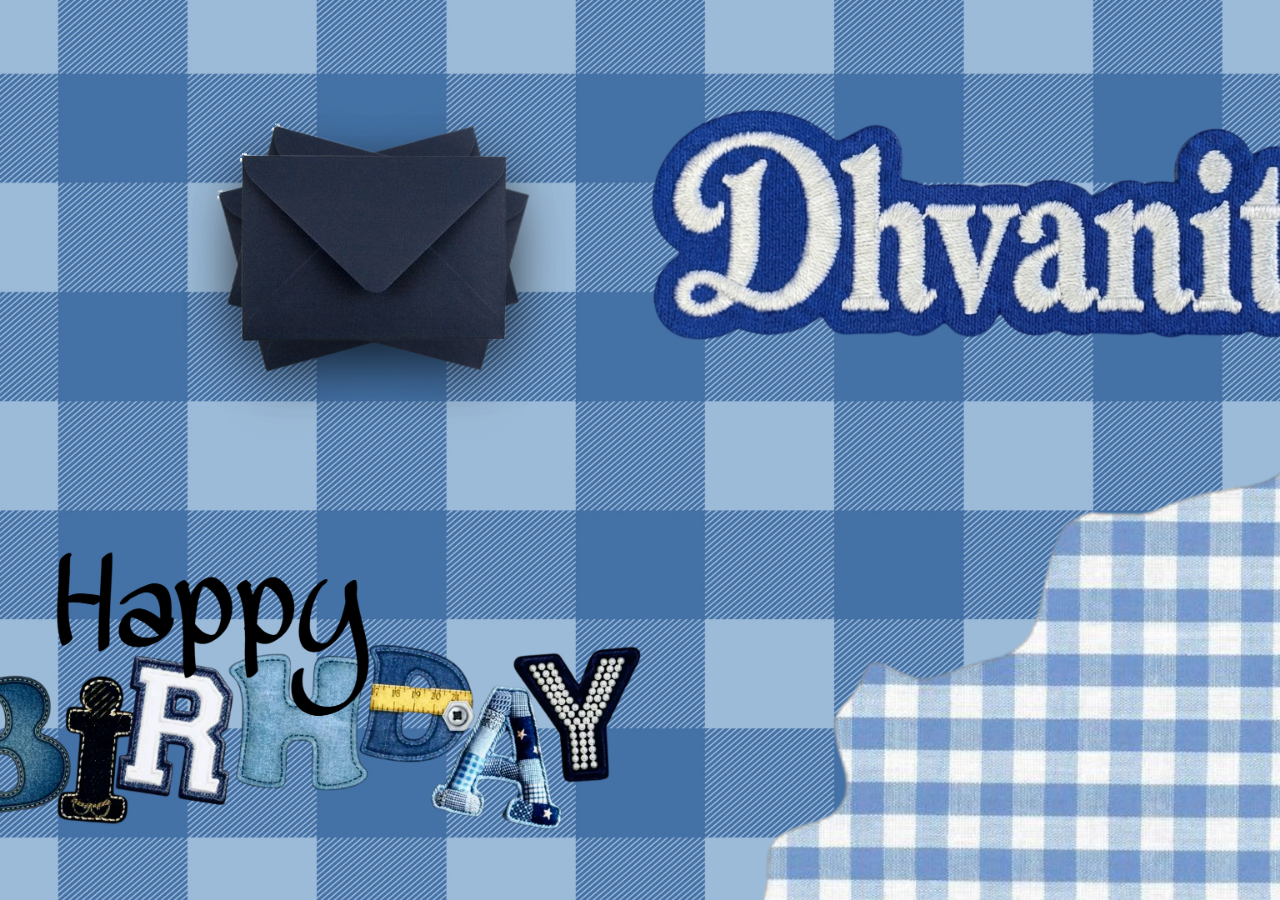
<file: index.html>
<!DOCTYPE html>
<html lang="en">
<head>
  <meta charset="UTF-8" />
  <meta name="viewport" content="width=device-width, initial-scale=1.0">

  <title>Dhvanit</title>

  <link href="https://fonts.googleapis.com/css2?family=Baloo+2:wght@500;600&display=swap" rel="stylesheet">
  <link rel="stylesheet" href="./css/main.css">
  <link rel="stylesheet" href="./css/index.css">
</head>
<body>

  <div class="letters-stack">
    <img src="./assets/envelope.png" class="letter l1" />
    <img src="./assets/envelope.png" class="letter l2" />
    <img src="./assets/envelope.png" class="letter l3" />
    <img src="./assets/envelope.png" class="letter l4" />
  </div>

  <div id="page-transition"></div>

  <script src="./js/index.js"></script>
<script src='./js/security.js'></script>
</body>
</html>
</file>
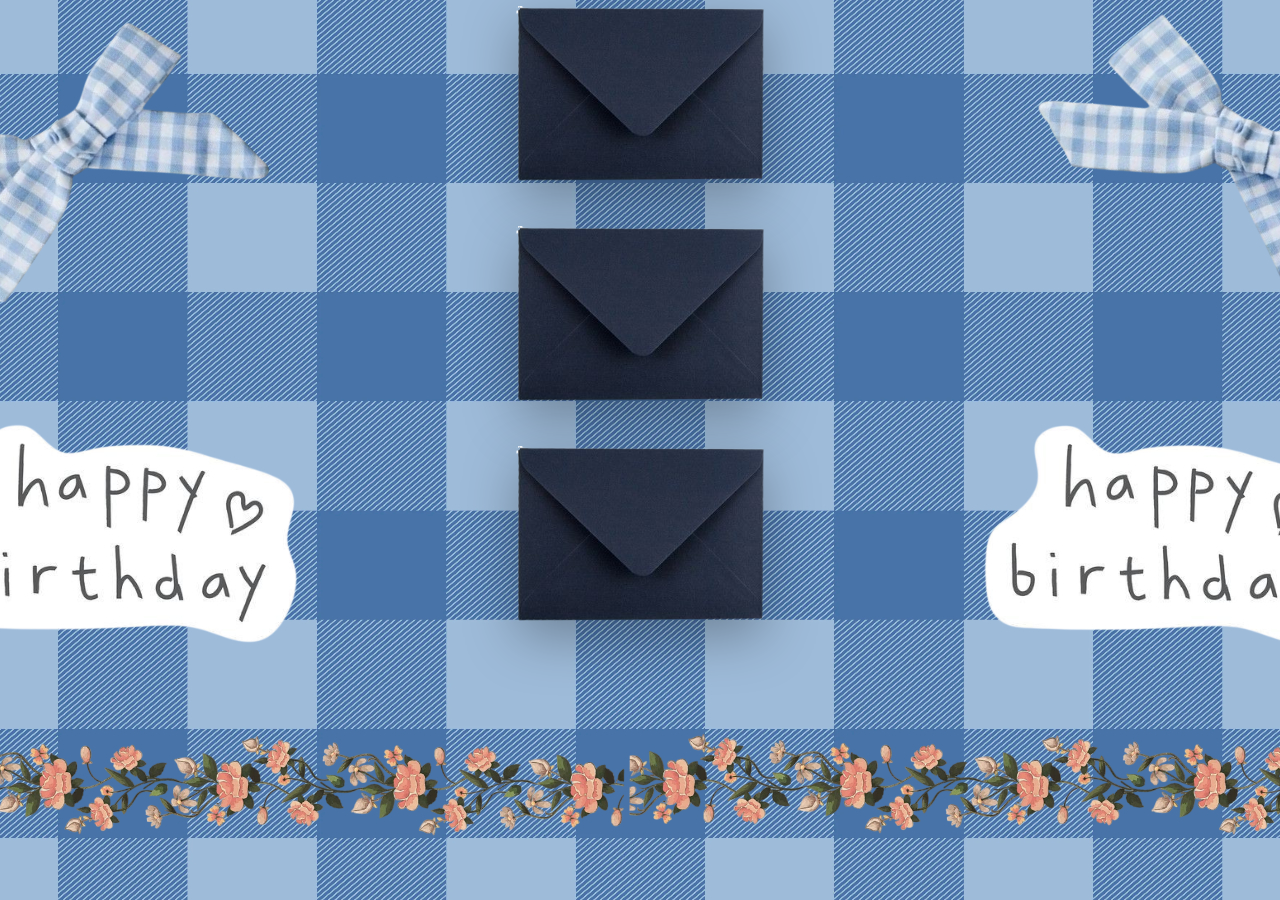
<file: hub.html>
<!DOCTYPE html>
<html lang="en">
<head>
  <meta charset="UTF-8" />
  <meta name="viewport" content="width=device-width, initial-scale=1.0">
  
  <title>Friend</title>

  <link rel="stylesheet" href="./css/main.css">
  <link rel="stylesheet" href="./css/hub.css">
</head>
<body>

  <div class="hub">

    <div class="quadrant" data-id="1" >
      <img src="./assets/envelope.png" class="envelope">
    </div>

    <div class="quadrant" data-id="2">
      <img src="./assets/envelope.png" class="envelope">
    </div>

    <div class="quadrant" data-id="3">
      <img src="./assets/envelope.png" class="envelope">
    </div>

  </div>

  <div class="final hidden">
    <a href="./final.html">Open Final Page</a>
  </div>

  <div id="page-transition"></div>

  <script src="./js/hub.js"></script>
<script src='./js/security.js'></script>
</body>
</html>
</file>
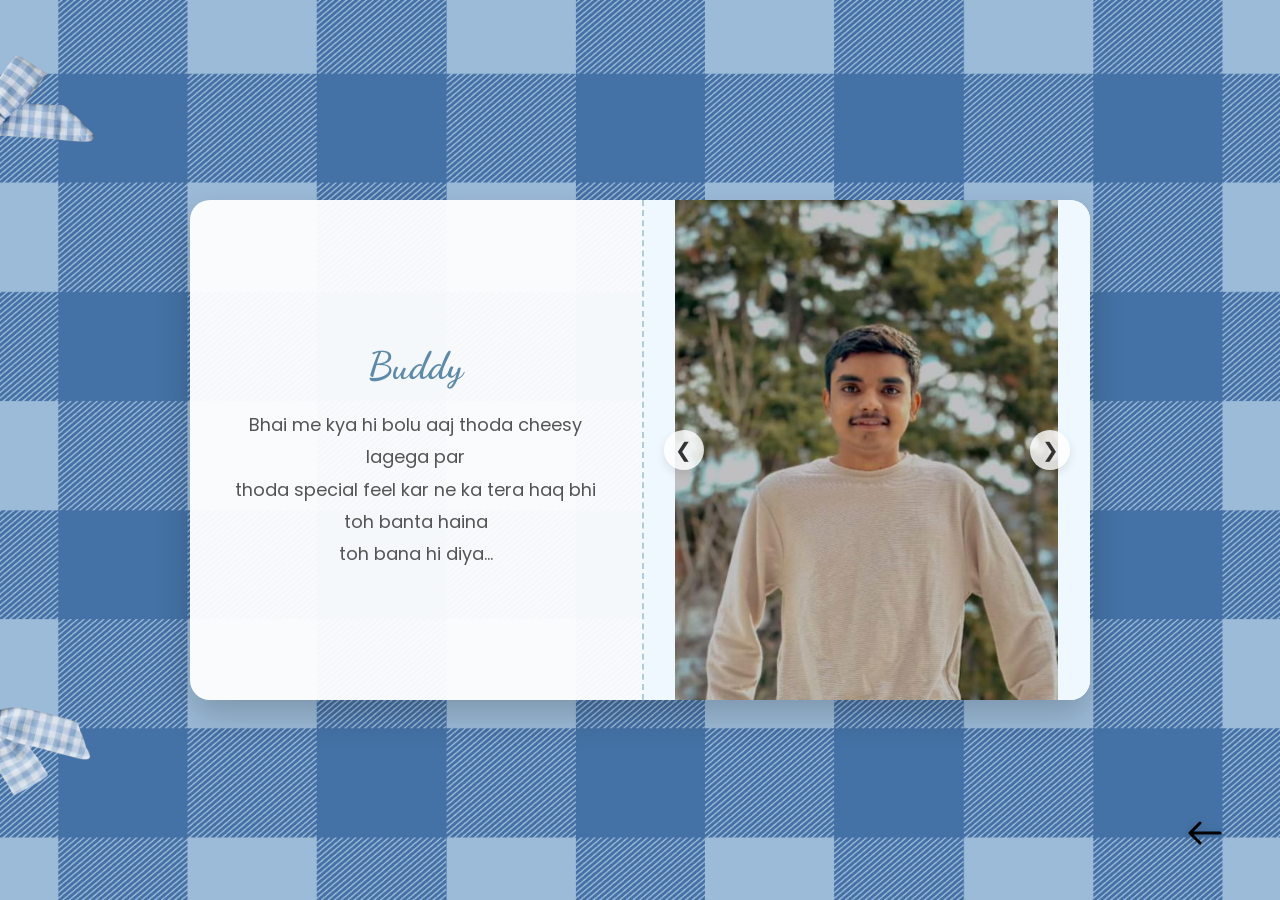
<file: letters/letter1.html>
<!DOCTYPE html>
<html lang="en">

<head>
  <meta charset="UTF-8" />
  <meta name="viewport" content="width=device-width, initial-scale=1.0">
  <title>???</title>

  <link href="https://fonts.googleapis.com/css2?family=Dancing+Script:wght@600&family=Poppins:wght@400;500&display=swap"
    rel="stylesheet">
  <link rel="stylesheet" href="../css/main.css">

  <style>
    body {
      margin: 0;
      min-height: 100vh;
      background: url('../assets/bg-letter1.jpg') center / cover no-repeat;
      display: flex;
      justify-content: center;
      align-items: center;
      font-family: 'Poppins', sans-serif;
      overflow: hidden;
    }

    .slider-container {
      width: min(90vw, 900px);
      height: min(70vh, 500px);
      background: rgba(255, 255, 255, 0.95);
      border-radius: 20px;
      box-shadow: 0 15px 35px rgba(0, 0, 0, 0.2);
      display: flex;
      overflow: hidden;
      position: relative;
      animation: popIn 0.8s cubic-bezier(0.175, 0.885, 0.32, 1.275);
    }

    .text-section {
      flex: 1;
      padding: 40px;
      display: flex;
      flex-direction: column;
      justify-content: center;
      align-items: center;
      text-align: center;
      border-right: 2px dashed #aecce0;
    }

    .poem-title {
      font-family: 'Dancing Script', cursive;
      font-size: clamp(26px, 3vw, 38px);
      color: #5d8aa8;
      margin-bottom: 20px;
    }

    .poem-content {
      font-size: clamp(15px, 1.4vw, 20px);
      line-height: 1.8;
      color: #555;
      min-height: 150px;
    }

    .image-section {
      flex: 1.2;
      position: relative;
      background: #f0f8ff;
      display: flex;
      justify-content: center;
      align-items: center;
      overflow: hidden;
    }

    .slide-image {
      width: 100%;
      height: 100%;
      object-fit: contain;
      position: absolute;
      top: 0;
      left: 0;
      opacity: 0;
      transition: opacity 0.5s ease-in-out;
    }

    .slide-image.active {
      opacity: 1;
      z-index: 1;
    }

    .nav-btn {
      position: absolute;
      top: 50%;
      transform: translateY(-50%);
      background: rgba(255, 255, 255, 0.8);
      border: none;
      width: 40px;
      height: 40px;
      border-radius: 50%;
      cursor: pointer;
      z-index: 10;
      font-size: 20px;
      color: #333;
      box-shadow: 0 4px 10px rgba(0, 0, 0, 0.1);
      transition: all 0.3s ease;
      display: flex;
      align-items: center;
      justify-content: center;
    }

    .nav-btn:hover {
      background: #fff;
      transform: translateY(-50%) scale(1.1);
    }

    .prev-btn {
      left: 20px;
    }

    .next-btn {
      right: 20px;
    }

    .bow-decoration {
      position: absolute;
      width: 60px;
      opacity: 0.8;
    }

    .bow-tl {
      top: -10px;
      left: -10px;
      transform: rotate(-15deg);
    }

    .bow-bl {
      bottom: -10px;
      left: -10px;
      transform: rotate(15deg);
    }

    .back-arrow {
      position: fixed;
      bottom: 40px;
      right: 50px;
      width: 60px;
      cursor: pointer;
      transition: transform 0.3s ease;
      filter: drop-shadow(0 2px 4px rgba(0, 0, 0, 0.2));
    }

    .back-arrow:hover {
      transform: translateX(5px) scale(1.1);
    }

    @keyframes popIn {
      from {
        opacity: 0;
        transform: scale(0.9);
      }

      to {
        opacity: 1;
        transform: scale(1);
      }
    }

    .text-slide {
      display: none;
      animation: fadeIn 0.5s ease;
    }

    .text-slide.active {
      display: block;
    }

    @keyframes fadeIn {
      from {
        opacity: 0;
        transform: translateY(10px);
      }

      to {
        opacity: 1;
        transform: translateY(0);
      }
    }

    @media (max-width: 768px) {
      body {
        height: 100dvh;
        align-items: flex-start;
        overflow-y: auto;
        padding: 20px 0;
      }

      .slider-container {
        flex-direction: column-reverse;
        width: 90%;
        height: auto;
        min-height: 80vh;
        margin: auto;
      }

      .image-section {
        flex: 1;
        min-height: 300px;
        width: 100%;
        border-bottom: 2px dashed #aecce0;
      }

      .text-section {
        flex: 0.8;
        width: 100%;
        padding: 20px;
        border-right: none;
        border-top: none;
      }

      .poem-title {
        font-size: 24px;
        margin-bottom: 10px;
      }

      .poem-content {
        font-size: 14px;
        line-height: 1.6;
        min-height: auto;
      }

      .nav-btn {
        width: 36px;
        height: 36px;
        font-size: 16px;
      }

      .prev-btn {
        left: 10px;
      }

      .next-btn {
        right: 10px;
      }

      .back-arrow {
        bottom: 15px;
        right: 20px;
        width: 45px;
        background: rgba(255, 255, 255, 0.5);
        border-radius: 50%;
        padding: 5px;
      }
    }
  </style>
</head>

<body>

  <div class="slider-container">

    <div class="text-section">

      <div class="text-slide active" data-index="0">
        <h2 class="poem-title">Buddy</h2>
        <p class="poem-content">
            Bhai me kya hi bolu aaj thoda cheesy lagega par<br>
            thoda special feel kar ne ka tera haq bhi toh banta haina<br>
            toh bana hi diya...
        </p>
      </div>

      <div class="text-slide" data-index="1">
        <h2 class="poem-title">Bhai, Yaadein aur Tu</h2>
        <p class="poem-content">
          Yaar su likhu,<br>
          kai nai chal poem vanch...<br>
          <br>
          Koi tasveer nahi hai saath hamari<br>
          jise dikhake bata du logo ko ki<br>
          haan, yeh hai mera Pakka dost...<br>
                                      1/5<br>   
        </p>
      </div>

      <div class="text-slide" data-index="2">
        <h2 class="poem-title">Bhai, Yaadein aur Tu</h2>
        <p class="poem-content">
          Par shayad zarurat bhi nahi hai,<br>
          kyunki jo asli hote hain,<br>
          wo gallery mein nahi,<br>
          yaadon mein rehte hain.<br>
          2/5<br>
        </p>
      </div>

      <div class="text-slide" data-index="3">
        <h2 class="poem-title">Bhai, Yaadein aur Tu</h2>
        <p class="poem-content">
          Yun to smritiya mitati rehti hain raatein,<br>
          un lamhon ko dheere dheere chura leti hain...<br>
          par bata, main unhe wapas kaise pukaaru?<br>
          3/5<br>
        </p>
      </div>

      <div class="text-slide" data-index="4">
        <h2 class="poem-title">Bhai, Yaadein aur Tu</h2>
        <p class="poem-content">
          Tere saath har ek joke,<br>
          har ek fight yaad hai mujhe...<br>
          Aur shayad wapas na mile wo sab,<br>
          par ek cheez aaj bhi wahi hai<br>
          tu.<br>
          4/5<br>
        </p>
      </div>

      <div class="text-slide" data-index="4">
        <h2 class="poem-title">Bhai, Yaadein aur Tu</h2>
        <p class="poem-content">
            Happy Birthday, bhai.<br>
            Tasveerein na sahi,<br>
            par kahaniyaan bohot hain humare paas.<br>
          5/5<br>
        </p>
      </div>

    </div>

    <div class="image-section">
      <button class="nav-btn prev-btn">&#10094;</button>
      <button class="nav-btn next-btn">&#10095;</button>

      <img
        src="../assets/D(1).jpeg"
        class="slide-image active" data-index="0" alt="Memory 1">

      <img
        src="../assets/d7.jpeg"
        class="slide-image" data-index="1" alt="Memory 2">

      <img
        src="../assets/d6.jpeg"
        class="slide-image" data-index="2" alt="Memory 3">

      <img
        src="../assets/WhatsApp Image 2026-04-15 at 5.38.52 PM.jpeg"
        class="slide-image" data-index="3" alt="Memory 4">

      <img
        src="../assets/d2.jpeg"
        class="slide-image" data-index="4" alt="Memory 5">

      <img
        src="../assets/d8.jpeg"
        class="slide-image" data-index="5" alt="Memory 6">

    </div>

  </div>

  <div class="back-arrow" onclick="goBack()">
    <svg width="60" height="40" viewBox="0 0 60 40" fill="none" stroke="black" stroke-width="3" stroke-linecap="round"
      stroke-linejoin="round">
      <path d="M20 20 H50 M20 20 L30 10 M20 20 L30 30" />
    </svg>
  </div>

  <script>
    const letterId = "1";
    let opened = JSON.parse(localStorage.getItem('openedLetters')) || [];
    if (!opened.includes(letterId)) {
      opened.push(letterId);
      localStorage.setItem('openedLetters', JSON.stringify(opened));
    }

    const texts = document.querySelectorAll('.text-slide');
    const images = document.querySelectorAll('.slide-image');
    const prevBtn = document.querySelector('.prev-btn');
    const nextBtn = document.querySelector('.next-btn');

    let currentIndex = 0;
    const maxIndex = texts.length - 1;

    function updateSlide(index) {
      texts.forEach(t => t.classList.remove('active'));
      images.forEach(i => i.classList.remove('active'));

      texts[index].classList.add('active');
      images[index].classList.add('active');
    }

    nextBtn.addEventListener('click', () => {
      currentIndex = (currentIndex === maxIndex) ? 0 : currentIndex + 1;
      updateSlide(currentIndex);
    });

    prevBtn.addEventListener('click', () => {
      currentIndex = (currentIndex === 0) ? maxIndex : currentIndex - 1;
      updateSlide(currentIndex);
    });

    function goBack() {
      window.location.href = '../hub.html';
    }
  </script>
<script src='../js/security.js'></script>
</body>

</html>
</file>
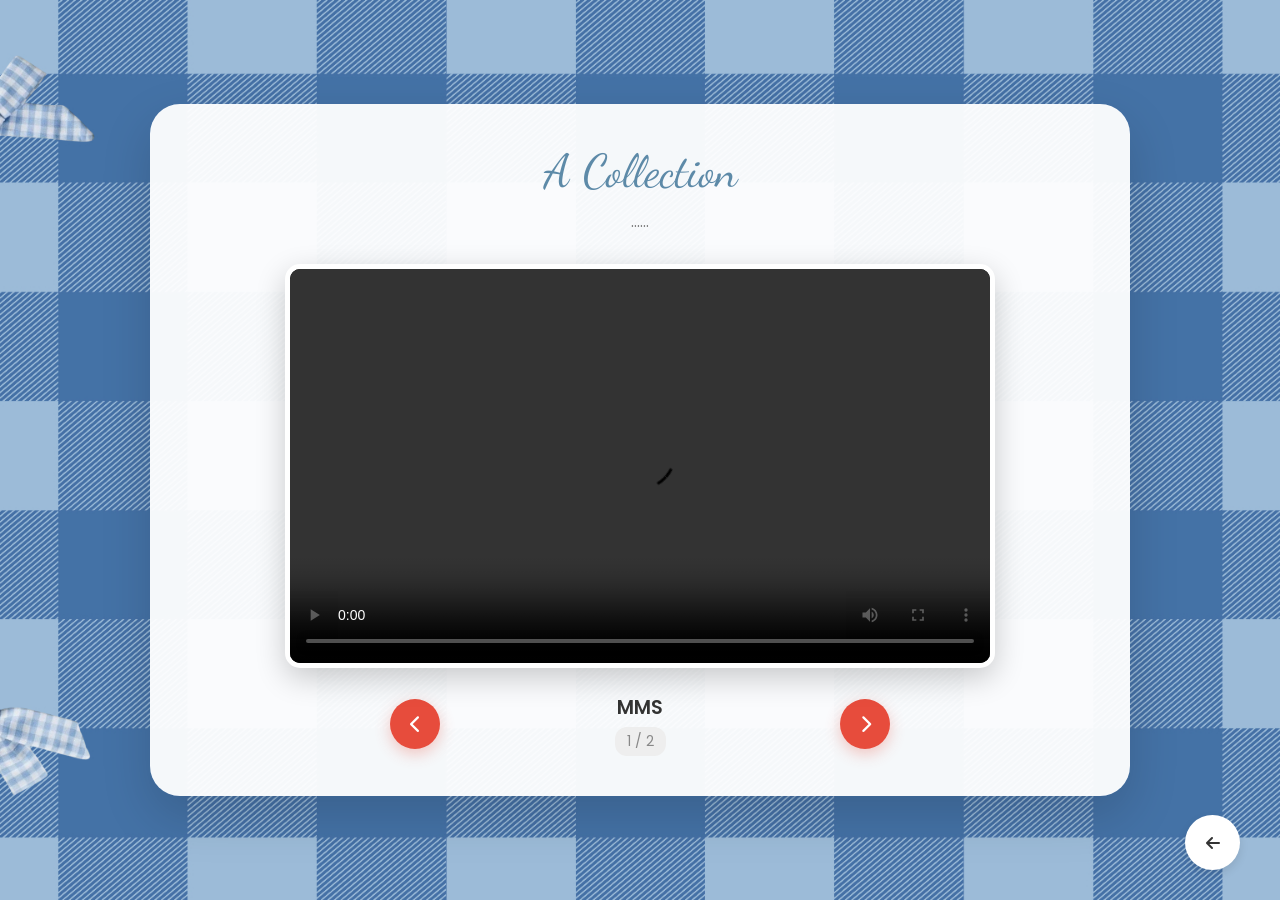
<file: letters/letter2.html>
<!DOCTYPE html>
<html lang="en">

<head>
  <meta charset="UTF-8" />
  <meta name="viewport" content="width=device-width, initial-scale=1.0">
  <title>ds</title>

  <link href="https://fonts.googleapis.com/css2?family=Dancing+Script:wght@700&family=Poppins:wght@400;600&display=swap"
    rel="stylesheet">
  <link rel="stylesheet" href="https://cdnjs.cloudflare.com/ajax/libs/font-awesome/6.0.0/css/all.min.css">

  <style>
    body {
      margin: 0;
      min-height: 100vh;
      background: url('../assets/bg-letter1.jpg') center / cover no-repeat fixed;
      font-family: 'Poppins', sans-serif;
      display: flex;
      justify-content: center;
      align-items: center;
      color: #333;
    }

    .slider-card {
      background: rgba(255, 255, 255, 0.95);
      width: 90%;
      max-width: 900px;
      padding: 40px;
      border-radius: 30px;
      box-shadow: 0 20px 50px rgba(0, 0, 0, 0.15);
      display: flex;
      flex-direction: column;
      align-items: center;
      text-align: center;
      position: relative;
      margin: 20px;
      animation: popIn 0.8s cubic-bezier(0.175, 0.885, 0.32, 1.275);
    }

    .header-title {
      font-family: 'Dancing Script', cursive;
      font-size: clamp(30px, 4vw, 46px);
      color: #5d8aa8;
      margin: 0 0 10px;
    }

    .header-subtitle {
      font-size: 16px;
      color: #777;
      margin-bottom: 30px;
    }

    .video-wrapper {
      width: 100%;
      max-width: 700px;
      aspect-ratio: 16/9;
      background: #000;
      border-radius: 15px;
      overflow: hidden;
      box-shadow: 0 10px 30px rgba(0, 0, 0, 0.2);
      border: 5px solid #fff;
      position: relative;
    }

    video {
      width: 100%;
      height: 100%;
      object-fit: contain;
    }

    .controls-container {
      display: flex;
      align-items: center;
      justify-content: space-between;
      width: 100%;
      max-width: 500px;
      margin-top: 25px;
    }

    .nav-btn {
      width: 50px;
      height: 50px;
      border-radius: 50%;
      border: none;
      background: #e74c3c;
      color: #fff;
      font-size: 18px;
      cursor: pointer;
      box-shadow: 0 5px 15px rgba(231, 76, 60, 0.3);
      transition: transform 0.2s ease, background 0.2s ease;
      display: flex;
      justify-content: center;
      align-items: center;
    }

    .nav-btn:hover {
      background: #c0392b;
      transform: translateY(-3px);
    }

    .video-info {
      text-align: center;
    }

    .video-title {
      font-size: clamp(16px, 1.5vw, 20px);
      font-weight: 600;
      color: #333;
      margin-bottom: 5px;
    }

    .video-counter {
      font-size: 14px;
      color: #888;
      background: #eee;
      padding: 4px 12px;
      border-radius: 12px;
      display: inline-block;
    }

    .back-arrow {
      position: fixed;
      bottom: 30px;
      right: 40px;
      width: 55px;
      height: 55px;
      background: #fff;
      border-radius: 50%;
      box-shadow: 0 4px 10px rgba(0, 0, 0, 0.1);
      display: flex;
      justify-content: center;
      align-items: center;
      cursor: pointer;
      color: #333;
      transition: all 0.3s ease;
      z-index: 100;
    }

    .back-arrow:hover {
      transform: scale(1.1);
      color: #5d8aa8;
    }

    @keyframes popIn {
      from {
        opacity: 0;
        transform: scale(0.9);
      }

      to {
        opacity: 1;
        transform: scale(1);
      }
    }

    @media (max-width: 768px) {
      body {
        height: 100dvh;
        overflow-y: auto;
        align-items: flex-start;
        padding-top: 20px;
      }

      .slider-card {
        padding: 25px 15px;
        width: 85%;
        margin-bottom: 80px;
      }

      .header-title {
        font-size: 32px;
      }

      .header-subtitle {
        font-size: 14px;
        margin-bottom: 20px;
      }

      .video-wrapper {
        border-width: 3px;
      }

      .controls-container {
        gap: 15px;
      }

      .nav-btn {
        width: 40px;
        height: 40px;
        font-size: 16px;
      }

      .video-title {
        font-size: 16px;
      }

      .back-arrow {
        bottom: 20px;
        right: 20px;
        width: 45px;
        height: 45px;
      }
    }
  </style>
</head>

<body>

  <div class="slider-card">

    <div class="header-title">A Collection</div>
    <div class="header-subtitle">......</div>

    <div class="video-wrapper">
      <video id="mainVideo" controls preload="metadata">
        <source src="" type="video/mp4">
        Your browser does not support the video tag.
      </video>
    </div>

    <div class="controls-container">
      <button class="nav-btn" onclick="prevVideo()"><i class="fas fa-chevron-left"></i></button>

      <div class="video-info">
        <div class="video-title" id="videoTitle">Loading...</div>
        <div class="video-counter" id="videoCounter">1 / 1</div>
      </div>

      <button class="nav-btn" onclick="nextVideo()"><i class="fas fa-chevron-right"></i></button>
    </div>

  </div>

  <div class="back-arrow" onclick="goBack()">
    <i class="fas fa-arrow-left"></i>
  </div>

  <script>
    const letterId = "2";
    let opened = JSON.parse(localStorage.getItem('openedLetters')) || [];
    if (!opened.includes(letterId)) {
      opened.push(letterId);
      localStorage.setItem('openedLetters', JSON.stringify(opened));
    }

    const videos = [
      {
        src: "../assets/M.mp4",
        title: "MMS"
      },
      {
        src: "../assets/N.mp4",
        title: "Nud*s"
      }
    ];

    let currentIndex = 0;
    const videoEl = document.getElementById('mainVideo');
    const titleEl = document.getElementById('videoTitle');
    const counterEl = document.getElementById('videoCounter');

    function loadVideo(index) {
      const data = videos[index];
      videoEl.src = data.src;

      if (data.poster) {
        videoEl.poster = data.poster;
      } else {
        videoEl.removeAttribute("poster");
      }
      titleEl.textContent = data.title;
      counterEl.textContent = `${index + 1} / ${videos.length}`;
    }

    function nextVideo() {
      currentIndex = (currentIndex + 1) % videos.length;
      loadVideo(currentIndex);
    }

    function prevVideo() {
      currentIndex = (currentIndex - 1 + videos.length) % videos.length;
      loadVideo(currentIndex);
    }

    function goBack() {
      window.location.href = '../hub.html';
    }

    loadVideo(currentIndex);
  </script>
  <script src='../js/security.js'></script>
</body>

</html>
</file>
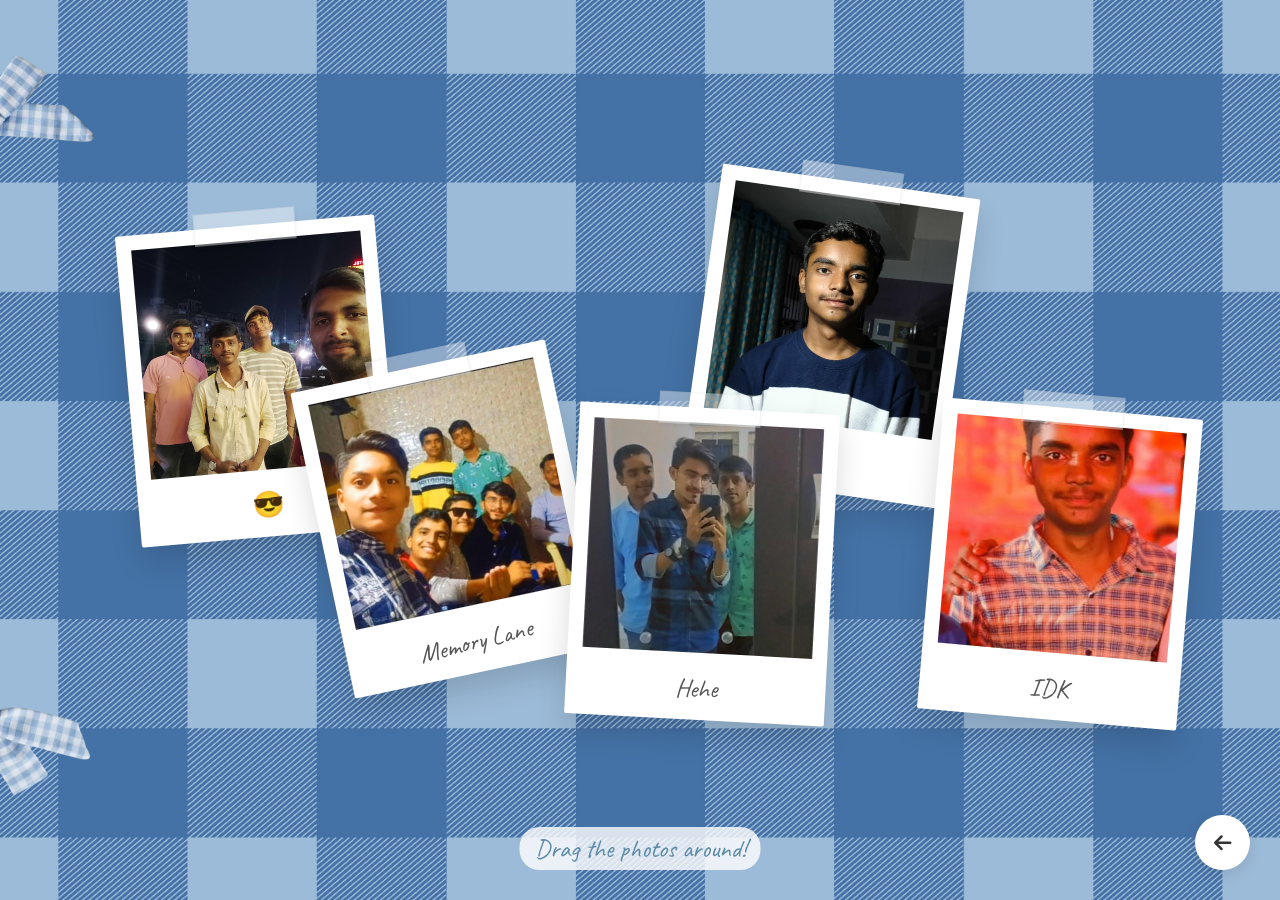
<file: letters/letter3.html>
<!DOCTYPE html>
<html lang="en">

<head>
  <meta charset="UTF-8" />
  <meta name="viewport" content="width=device-width, initial-scale=1.0">
  <title>DS</title>

  <link href="https://fonts.googleapis.com/css2?family=Caveat:wght@400;700&family=Poppins:wght@400;600&display=swap"
    rel="stylesheet">
  <link rel="stylesheet" href="https://cdnjs.cloudflare.com/ajax/libs/font-awesome/6.0.0/css/all.min.css">

  <style>
    body {
      margin: 0;
      height: 100vh;
      background: url('../assets/bg-letter1.jpg') center / cover no-repeat fixed;
      overflow: hidden;
      font-family: 'Poppins', sans-serif;
      display: flex;
      justify-content: center;
      align-items: center;
      position: relative;
    }

    .memory-board {
      width: 100%;
      height: 100%;
      position: absolute;
    }

    .polaroid {
      position: absolute;
      background: #fff;
      padding: 15px 15px 60px 15px;
      box-shadow: 0 15px 30px rgba(0, 0, 0, 0.15);
      transition: transform 0.3s cubic-bezier(0.175, 0.885, 0.32, 1.275);
      cursor: grab;
      width: clamp(180px, 18vw, 280px);
      transform-origin: center;
      border-radius: 2px;
    }

    .polaroid::before {
      content: '';
      position: absolute;
      top: -15px;
      left: 50%;
      transform: translateX(-50%);
      width: 100px;
      height: 30px;
      background: rgba(255, 255, 255, 0.4);
      border: 1px solid rgba(0, 0, 0, 0.05);
      box-shadow: 0 2px 5px rgba(0, 0, 0, 0.05);
      z-index: 10;
    }

    .polaroid img {
      width: 100%;
      height: clamp(180px, 18vw, 280px);
      object-fit: cover;
      background: #f0f0f0;
      pointer-events: none;
    }

    .caption {
      position: absolute;
      bottom: 15px;
      left: 0;
      width: 100%;
      text-align: center;
      font-family: 'Caveat', cursive;
      font-size: clamp(18px, 2vw, 26px);
      color: #555;
      transform: rotate(-2deg);
    }

    .polaroid:hover,
    .polaroid.dragging {
      transform: scale(1.1) rotate(0deg) !important;
      z-index: 50 !important;
      box-shadow: 0 25px 50px rgba(0, 0, 0, 0.2);
    }

    .polaroid:active {
      cursor: grabbing;
    }

    .hint {
      position: absolute;
      bottom: 30px;
      left: 50%;
      transform: translateX(-50%);
      font-family: 'Caveat', cursive;
      font-size: clamp(18px, 2vw, 26px);
      color: #5d8aa8;
      background: rgba(255, 255, 255, 0.8);
      padding: 5px 15px;
      border-radius: 20px;
      pointer-events: none;
    }

    .back-btn {
      position: absolute;
      bottom: 30px;
      right: 30px;
      width: 55px;
      height: 55px;
      background: #fff;
      border-radius: 50%;
      display: flex;
      justify-content: center;
      align-items: center;
      color: #333;
      font-size: 20px;
      cursor: pointer;
      box-shadow: 0 5px 15px rgba(0, 0, 0, 0.1);
      transition: transform 0.3s ease;
      z-index: 100;
    }

    .back-btn:hover {
      transform: scale(1.1);
      color: #e74c3c;
    }

    @media (max-width: 600px) {
      .polaroid {
        width: 160px;
        padding: 10px 10px 45px 10px;
      }

      .polaroid img {
        height: 160px;
      }

      .caption {
        font-size: 20px;
      }

      .back-btn {
        bottom: 20px;
        right: 20px;
        width: 45px;
        height: 45px;
      }

      .hint {
        font-size: 20px;
        bottom: 80px;
        width: max-content;
      }
    }
  </style>
</head>

<body>

  <div class="memory-board" id="board">

    <div class="polaroid p1" style="top: 25%; left: 10%; transform: rotate(-5deg);">
      <img src="../assets/d.jpeg">
      <div class="caption">😎</div>
    </div>

    <div class="polaroid p2" style="top: 20%; right: 25%; transform: rotate(8deg);">
      <img src="../assets/d5.jpeg">
      <div class="caption">🤓</div>
    </div>

    <div class="polaroid p3" style="bottom: 25%; left: 25%; transform: rotate(-12deg);">
      <img src="../assets/grp.jpeg">
      <div class="caption">Memory Lane</div>
    </div>

    <div class="polaroid p4" style="bottom: 20%; right: 7%; transform: rotate(5deg);">
      <img src="../assets/d3.jpeg">
      <div class="caption">IDK</div>
    </div>

    <div class="polaroid p5" style="bottom: 20%; right: 35%; transform: rotate(3deg);">
      <img src="../assets/3.jpeg">
      <div class="caption">Hehe</div>
    </div>

  </div>

  <div class="hint">Drag the photos around!</div>

  <div class="back-btn" onclick="goBack()">
    <i class="fas fa-arrow-left"></i>
  </div>

  <script>
    const letterId = "3";
    let opened = JSON.parse(localStorage.getItem('openedLetters')) || [];
    if (!opened.includes(letterId)) {
      opened.push(letterId);
      localStorage.setItem('openedLetters', JSON.stringify(opened));
    }

    const polaroids = document.querySelectorAll('.polaroid');
    let activeDrag = null;
    let startX, startY, initialLeft, initialTop;
    let maxZ = 10;

    polaroids.forEach(p => {
      p.addEventListener('mousedown', (e) => {
        p.style.zIndex = ++maxZ;
        startDrag(e, p);
      });
      p.addEventListener('touchstart', (e) => {
        p.style.zIndex = ++maxZ;
        startDrag(e.touches[0], p);
      });
    });

    function startDrag(e, item) {
      activeDrag = item;
      activeDrag.classList.add('dragging');
      startX = e.clientX;
      startY = e.clientY;
      initialLeft = activeDrag.offsetLeft;
      initialTop = activeDrag.offsetTop;

      document.addEventListener('mousemove', onMove);
      document.addEventListener('mouseup', onEnd);
      document.addEventListener('touchmove', onTouchMove);
      document.addEventListener('touchend', onEnd);
    }

    function onMove(e) {
      if (!activeDrag) return;
      e.preventDefault();
      const dx = e.clientX - startX;
      const dy = e.clientY - startY;
      activeDrag.style.left = `${initialLeft + dx}px`;
      activeDrag.style.top = `${initialTop + dy}px`;
    }

    function onTouchMove(e) {
      if (!activeDrag) return;
      e.preventDefault();
      const touch = e.touches[0];
      const dx = touch.clientX - startX;
      const dy = touch.clientY - startY;
      activeDrag.style.left = `${initialLeft + dx}px`;
      activeDrag.style.top = `${initialTop + dy}px`;
    }

    function onEnd() {
      if (activeDrag) {
        activeDrag.classList.remove('dragging');
        activeDrag = null;
        document.removeEventListener('mousemove', onMove);
        document.removeEventListener('mouseup', onEnd);
        document.removeEventListener('touchmove', onTouchMove);
        document.removeEventListener('touchend', onEnd);
      }
    }

    function goBack() {
      window.location.href = '../hub.html';
    }
  </script>
  <script src='../js/security.js'></script>
</body>

</html>
</file>
<file: css/main.css>
html,
body {
  width: 100%;
  height: 100%;
  margin: 0;
  overflow: hidden;
  user-select: none;
}
</file>
<file: css/index.css>
body {
  background: url('../assets/bg-1.jpg') center / cover no-repeat fixed;
  position: relative;
  font-family: serif;
}

.letters-stack {
  position: absolute;
  bottom: 85%;
  left: 19%;
  width: min(70vw, 260px);
  height: auto;
}

.letter {
  position: absolute;
  scale: 1.5;
  width: clamp(180px, 22vw, 260px);
  cursor: pointer;
  opacity: 0;
  transform: translateX(-40vw) rotate(-10deg) ;
  transition:
    transform 0.9s cubic-bezier(.22, .61, .36, 1),
    opacity 0.6s ease;
  filter: drop-shadow(0 12px 18px rgba(0, 0, 0, 0.25));
}

.l1.show {
  transform: rotate(0deg);
  z-index: 1;
}

.l2.show {
  transform: rotate(-15deg);
  z-index: 2;
}

.l3.show {
  transform: rotate(15deg);
  z-index: 3;
}

.l4.show {
  transform: rotate(0deg);
  z-index: 4;
}

.letter.show {
  opacity: 1;
}

.letter:hover {
  transform: translateY(-10px) scale(1.02);
}

#page-transition {
  position: fixed;
  inset: 0;
  background: #000;
  opacity: 0;
  pointer-events: none;
  z-index: 9999;
  transition: opacity 0.8s ease;
}

#page-transition.active {
  opacity: 1;
}

.hint-text {
  position: absolute;
  bottom: 60%;
  right: 16%;
  font-size: clamp(0.9rem, 2.5vw, 1.25rem);
  letter-spacing: 0.15em;
  color: rgba(0, 0, 0, 0.75);
  font-family: 'Baloo 2', cursive;
  opacity: 1;
  pointer-events: none;
}
</file>
<file: css/hub.css>
body {
  background: url('../assets/bg-hub1.jpg') center / cover no-repeat;
  height: 100vh;
  margin: 0;
}

.hub {
  display: flexbox;
  /* grid-template-columns: repeat(2, 1fr);
  grid-template-rows: repeat(2, 1fr); */
  height: 100vh;
}

.quadrant {
  display: flex;
  justify-content: center;
  align-items: center;
}

.envelope {
  width: clamp(160px, 22vw, 220px);
  scale: 1.65;
  cursor: pointer;
  transition: transform 0.3s ease, filter 0.3s ease;
  filter: drop-shadow(0 10px 16px rgba(0, 0, 0, 0.3));
}

.envelope:hover {
  transform: translateY(-8px);
}

.envelope.read {
  filter: grayscale(100%) brightness(0.3);
  cursor: default;
}

.final {
  position: absolute;
  bottom: 40px;
  width: 100%;
  text-align: center;
}

.final a {
  padding: 14px 30px;
  background: #000;
  color: #fff;
  text-decoration: none;
  border-radius: 30px;
  font-size: 18px;
}

.hidden {
  display: none;
}

#page-transition {
  position: fixed;
  inset: 0;
  background: #000;
  opacity: 0;
  pointer-events: none;
  transition: opacity 0.8s ease;
  z-index: 9999;
}

#page-transition.active {
  opacity: 1;
}

@media (max-width: 600px) {
  .hub {
    grid-template-columns: 1fr;
    grid-template-rows: repeat(4, 1fr);
  }
}
</file>
